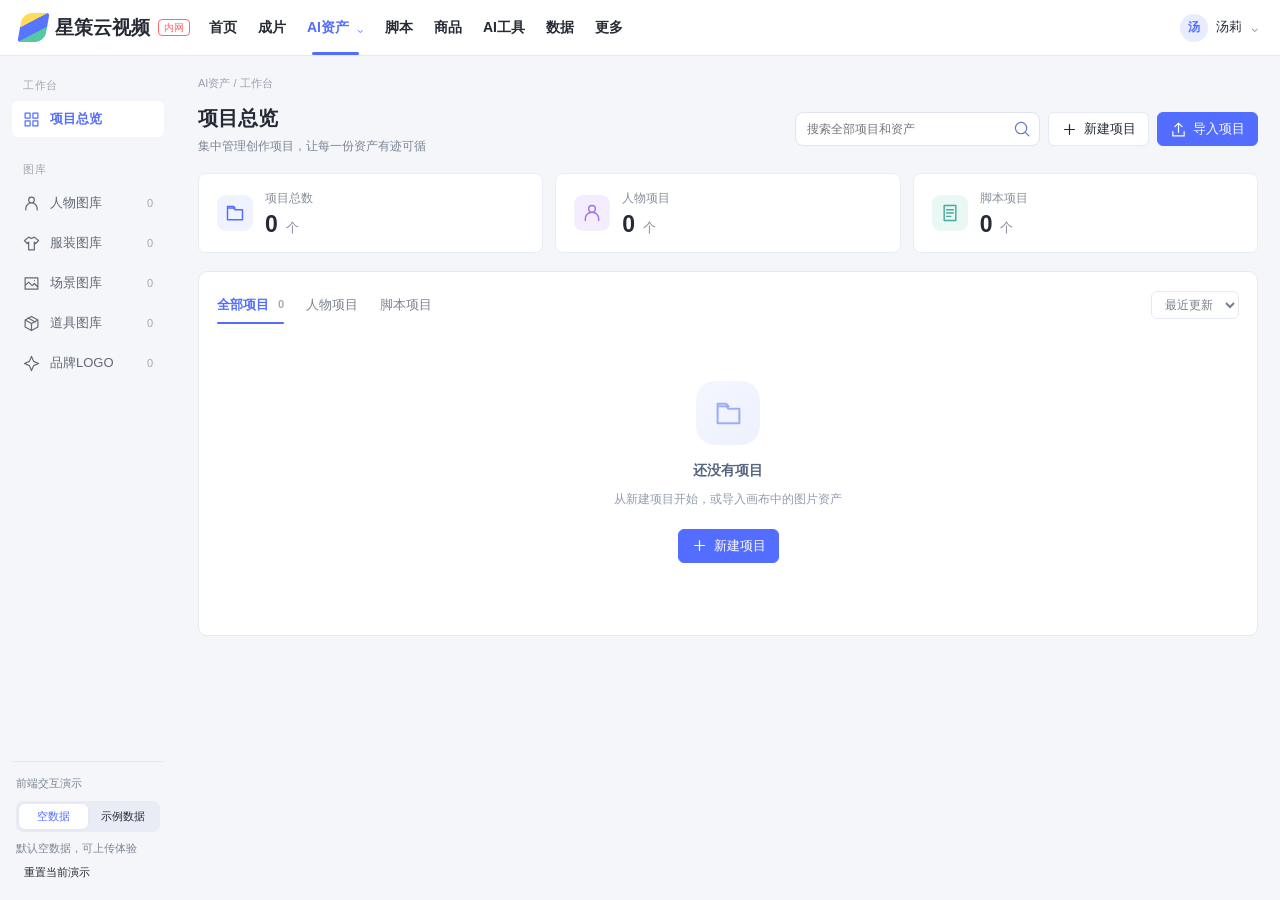
<file: index.html>
<!doctype html><html lang="zh-CN"><head><meta charset="UTF-8"><meta name="viewport" content="width=device-width,initial-scale=1"><title>星策 · AI资产</title><meta name="description" content="星策AI资产前端交互演示"><link rel="stylesheet" href="style.css"><link rel="stylesheet" href="density.css"></head><body><header id="header"></header><aside id="sidebar"></aside><main id="main"></main><div id="layers"></div><div id="toast" role="status"></div><script src="app.js"></script></body></html>
</file>
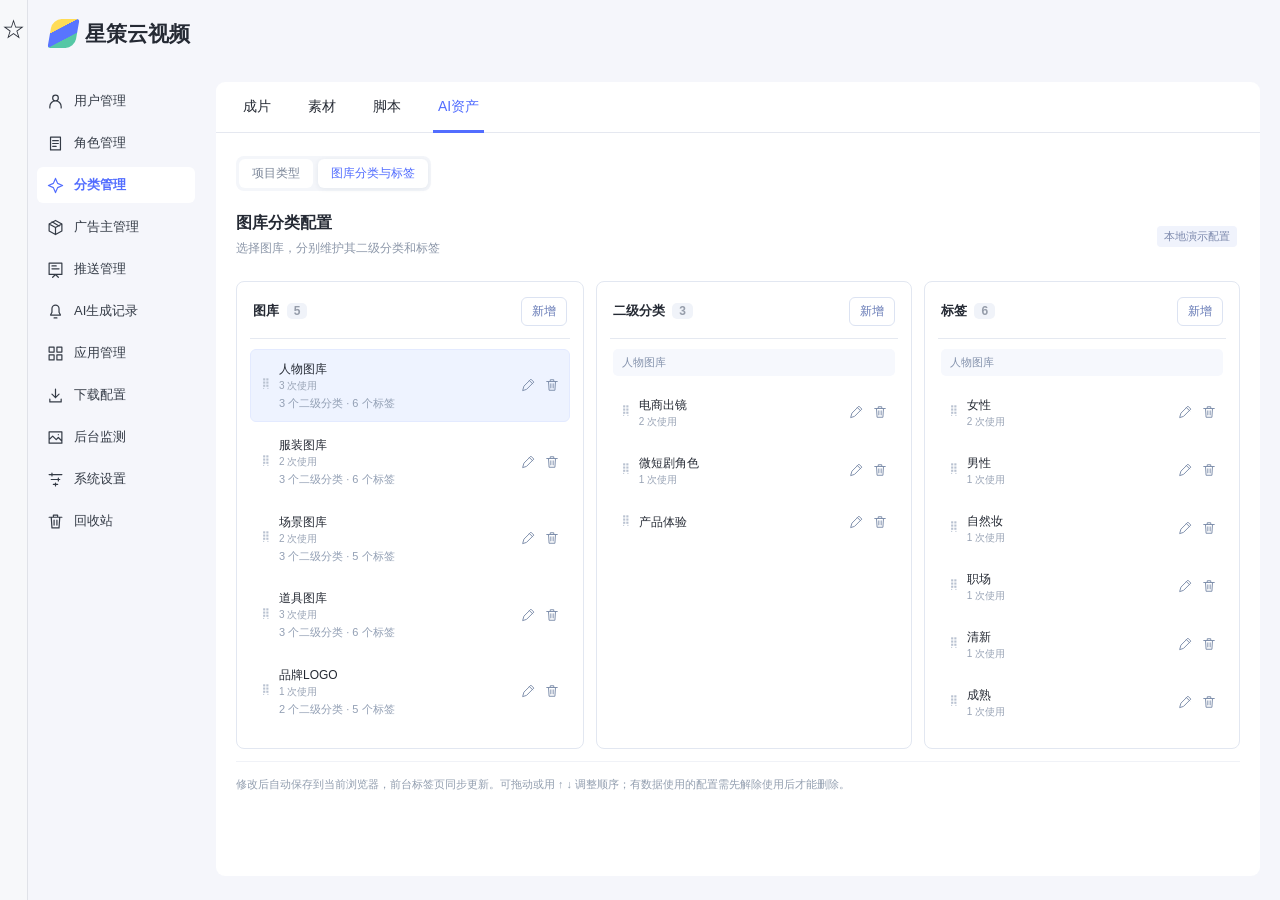
<file: admin.html>
<!doctype html><html lang="zh-CN"><head><meta charset="UTF-8"><meta name="viewport" content="width=device-width,initial-scale=1"><title>管理后台 · AI资产分类</title><link rel="stylesheet" href="style.css"><link rel="stylesheet" href="admin.css"><link rel="stylesheet" href="density.css"></head><body class="admin"><div class="admin-rail">☆</div><header id="header"></header><aside id="sidebar"></aside><main id="main"></main><div id="layers"></div><div id="admin-layers"></div><div id="toast" role="status"></div><script src="app.js"></script><script src="admin.js"></script></body></html>
</file>
<file: style.css>
:root{--blue:#526dff;--ink:#252a34;--muted:#8c929e;--line:#e9ebf2;--bg:#f5f6fa}*{box-sizing:border-box}body{margin:0;font:14px/1.6 -apple-system,BlinkMacSystemFont,"PingFang SC","Microsoft YaHei",sans-serif;color:var(--ink);background:var(--bg)}button,input,select,textarea{font:inherit}button,a,input,select,textarea{outline-color:var(--blue)}button{cursor:pointer;border:1px solid var(--line);background:white;border-radius:7px;padding:9px 16px;color:inherit;display:inline-flex;align-items:center;justify-content:center;gap:7px;white-space:nowrap}button:hover{border-color:#bdc8ff;color:var(--blue);background:#fafbff}button:disabled{opacity:.45;cursor:not-allowed}.primary{background:var(--blue);color:white;border-color:var(--blue)}.primary:hover{background:#405ce8;color:white}.danger{color:#d94b56}.ghost{border-color:transparent;background:transparent}.icon{width:19px;height:19px;flex-shrink:0;vertical-align:middle;fill:none;stroke:currentColor;stroke-width:1.7;stroke-linecap:round;stroke-linejoin:round}header{height:80px;background:white;border-bottom:1px solid var(--line);display:flex;align-items:center;gap:28px;padding:0 30px;position:fixed;top:0;left:0;right:0;z-index:20}.brand{font-size:23px;font-weight:750;display:flex;align-items:center;gap:10px;white-space:nowrap}.brandmark{width:33px;height:36px;background:linear-gradient(150deg,#ffdc57 0 32%,#5875ff 33% 65%,#55c7a5 66%);border-radius:12px 4px 12px 4px;transform:skew(-10deg)}.internal{font-size:11px;border:1px solid #ff686c;color:#ff686c;border-radius:4px;padding:0 5px;font-weight:400}nav{display:flex;height:100%;gap:25px;align-items:stretch}nav span{font-size:16px;font-weight:650;display:flex;align-items:center;position:relative;white-space:nowrap}nav .active{color:var(--blue)}nav .active:after{content:'';position:absolute;height:4px;background:var(--blue);border-radius:6px;bottom:12px;left:10%;right:10%}.global-search{margin-left:auto;display:flex;align-items:center;gap:8px;background:#f3f4f9;padding:9px 13px;border:1px solid transparent;border-radius:8px;min-width:240px}.global-search:focus-within{border-color:#b7c2ff}.global-search input{width:100%;min-width:0;border:0;background:transparent}.global-search kbd{font-size:11px;color:#9fa5b2}.avatar{width:33px;height:33px;border-radius:50%;background:#e7ecff;color:var(--blue);display:grid;place-items:center;font-weight:600}aside#sidebar{position:fixed;top:80px;bottom:0;width:220px;padding:32px 18px;display:flex;flex-direction:column}.side-label{color:#a0a5b1;font-size:12px;letter-spacing:1px;padding:0 18px;margin:0 0 10px}.side-label:not(:first-child){margin-top:27px}.side-item{width:100%;justify-content:flex-start;border:0;background:transparent;margin-bottom:7px;height:48px;padding-left:18px;color:#626975;gap:13px}.side-item.on{background:white;color:var(--blue);font-weight:600;box-shadow:0 2px 10px #22233303}.side-item small{margin-left:auto;font-weight:400;color:#a1a7b4}.side-footer{margin-top:auto;border-top:1px solid #e5e8f0;padding:19px 12px 0}.mode{display:flex;background:#e9ecf4;border-radius:7px;padding:3px;margin:9px 0}.mode button{padding:5px 10px;flex:1;font-size:12px;background:transparent;border:0}.mode .on{background:white;box-shadow:0 1px 4px #0000000a;color:var(--blue)}.note{font-size:12px;color:var(--muted)}main{margin:80px 0 0 220px;padding:32px 35px 60px;max-width:1900px}.breadcrumb{font-size:12px;color:#9aa0ad;margin-bottom:20px}.title-row{display:flex;justify-content:space-between;align-items:center;gap:16px;margin-bottom:24px}h1{font-size:25px;letter-spacing:.3px;margin:0 0 5px;font-weight:650}h2{font-size:18px;margin:0}h3{font-size:15px;margin:0}p{margin:5px 0;color:var(--muted)}.actions{display:flex;gap:10px;align-items:center}.stats{display:grid;grid-template-columns:repeat(3,1fr);gap:20px;margin-bottom:28px}.stat{background:white;border:1px solid var(--line);border-radius:11px;padding:22px 25px;display:flex;gap:18px;align-items:center}.stat-icon{width:47px;height:47px;display:grid;place-items:center;background:#eff2ff;border-radius:12px;color:var(--blue)}.stat-icon .icon{width:24px;height:24px}.stat:nth-child(2) .stat-icon{background:#f3edff;color:#a374e6}.stat:nth-child(3) .stat-icon{background:#e9f7f5;color:#48a99a}.stat strong{display:block;font-size:29px;font-weight:650;line-height:1.2;margin-top:6px}.stat span{color:#878e9a}.panel{background:white;border:1px solid var(--line);border-radius:12px;padding:24px}.toolbar{display:flex;align-items:center;justify-content:space-between;gap:16px;margin-bottom:24px}.tabs{display:flex;gap:27px;align-items:center;flex-wrap:wrap}.tabs button{border:0;background:transparent;padding:8px 0;border-radius:0;color:#7c838f;position:relative}.tabs button.on{color:var(--blue);font-weight:600}.tabs button.on:after{content:'';position:absolute;bottom:-4px;height:3px;background:var(--blue);left:0;right:0;border-radius:4px}.tabs small{font-size:12px;margin-left:3px;color:#a5aab5}.select-small{border:1px solid var(--line);background:white;color:#777f8d;border-radius:6px;padding:7px 12px}.projects{display:grid;grid-template-columns:repeat(3,minmax(0,1fr));gap:22px}.project{border:1px solid var(--line);border-radius:10px;overflow:hidden;transition:.2s;cursor:pointer}.project:hover{transform:translateY(-3px);box-shadow:0 9px 24px #293d7010;border-color:#ccd4fa}.cover{height:195px;background:#f0f1f6;display:grid;grid-template-columns:1.6fr 1fr;grid-template-rows:1fr 1fr;gap:3px;position:relative;overflow:hidden}.cover img{height:100%;width:100%;object-fit:cover;min-height:0}.cover img:first-child{grid-row:span 2}.cover .badge{position:absolute;left:12px;top:12px;background:#ffffffed;padding:2px 9px;border-radius:4px;font-size:11px;color:#5c6679}.cover.empty-cover{display:grid;place-items:center;color:#c4cada;background:#f1f4fc}.project-info{padding:16px 17px 14px}.project-head{display:flex;justify-content:space-between;align-items:center;margin-bottom:12px}.project-head span{color:#8e95a3;font-size:12px}.meta{font-size:12px;color:#969dab;display:flex;justify-content:space-between;margin-top:5px}.person{color:#697284;display:flex;gap:6px;align-items:center}.mini-avatar{width:20px;height:20px;background:#edf0fc;color:#7c8dd2;display:inline-grid;place-items:center;border-radius:50%;font-size:10px}.section-foot{text-align:center;color:#b4bac4;font-size:12px;margin-top:25px}.asset-grid{display:grid;grid-template-columns:repeat(4,minmax(0,1fr));gap:21px}.asset-card{border:1px solid var(--line);border-radius:9px;overflow:hidden;cursor:pointer;background:white;transition:.2s}.asset-card:hover{box-shadow:0 6px 20px #233a6712;transform:translateY(-2px)}.asset-image{height:255px;background:#f5f5f7;position:relative;overflow:hidden}.asset-image img{width:100%;height:100%;object-fit:contain;transition:.3s}.asset-card[data-kind="人物"] img{object-fit:cover}.asset-card[data-kind="场景"] .asset-image{height:180px}.asset-card:hover img{transform:scale(1.025)}.asset-name{padding:11px 13px 2px;font-weight:500}.asset-bottom{padding:0 13px 12px;font-size:12px;color:#99a0ae;display:flex;justify-content:space-between}.filters{background:#f8f9fc;border:1px solid var(--line);padding:18px;border-radius:8px;margin-bottom:22px}.chips{display:flex;gap:9px;flex-wrap:wrap;align-items:center}.chip{padding:4px 12px;font-size:13px;color:#7d8491}.chip.on{color:var(--blue);border-color:#c6d0ff;background:#eef2ff}.empty{text-align:center;padding:80px 20px 100px;color:#929ba9}.empty-symbol{width:88px;height:88px;display:grid;place-items:center;background:#f2f5ff;color:#9eaef5;border-radius:50%;margin:0 auto 22px}.empty-symbol .icon{height:39px;width:39px}.empty h3{color:#626c7e;font-size:17px;margin:0 0 8px}.empty p{margin-bottom:22px}.overlay{position:fixed;inset:0;background:#1c253d66;backdrop-filter:blur(3px);z-index:50;display:flex;align-items:center;justify-content:center;padding:28px}.overlay.front{z-index:60;background:#18213d55}.modal{background:white;border-radius:14px;box-shadow:0 24px 100px #0d183033;width:min(1120px,96vw);max-height:90vh;overflow:auto}.modal.small{width:540px}.modal.medium{width:820px}.modal-head{position:sticky;top:0;background:white;z-index:3;padding:22px 26px;border-bottom:1px solid var(--line);display:flex;align-items:center;justify-content:space-between}.modal-head .ghost{padding:4px}.modal-body{padding:25px 27px}.modal-foot{position:sticky;bottom:0;background:white;border-top:1px solid var(--line);padding:17px 26px;display:flex;justify-content:flex-end;gap:10px;z-index:3}.field{margin-bottom:18px}.field label{display:block;margin-bottom:7px;font-size:13px;color:#626b7c}input:not([type=checkbox]),select,textarea{border:1px solid #dfe3ec;border-radius:7px;padding:10px 12px;background:white;color:#3a4352}input:not([type=checkbox]):focus,textarea:focus,select:focus{border-color:var(--blue)}.field input,.field select,.field textarea{width:100%}textarea{resize:vertical;min-height:90px}.cols{display:grid;grid-template-columns:1fr 1fr;gap:18px}.tag{display:inline-block;font-size:12px;color:#7b88ac;background:#f0f3fc;border-radius:4px;padding:3px 9px;margin:3px}.project-details-meta{color:#939aaa;font-size:12px;display:flex;gap:25px;margin:10px 0 22px}.project-detail .asset-grid{grid-template-columns:repeat(4,minmax(0,1fr))}.project-detail .asset-image{height:180px}.script-info{background:#f8f9fd;border:1px solid var(--line);padding:16px 18px;border-radius:8px;margin-bottom:23px}.script-info input{width:100%;margin:5px 0 10px}.script-info textarea{width:100%;min-height:65px}.role-layout{display:grid;grid-template-columns:175px 1fr;gap:24px}.role-nav{border-right:1px solid var(--line);padding-right:15px}.role-nav button{width:100%;text-align:left;justify-content:flex-start;margin:4px 0;font-size:13px}.role-nav .on{color:var(--blue);background:#eff2ff;border-color:transparent}.role-nav .note{margin-bottom:7px}.role-description{color:#969dab;font-size:12px;margin:3px 0 15px}.role-layout .asset-grid{grid-template-columns:repeat(3,minmax(0,1fr))}.detail-layout{display:grid;grid-template-columns:1.25fr 1fr;min-height:570px}.detail-picture{background:#f4f5f8;display:flex;align-items:center;justify-content:center;position:relative;padding:25px}.detail-picture img{max-width:100%;height:510px;max-height:64vh;object-fit:contain}.detail-picture button{position:absolute;top:50%;border:0;background:#ffffffd9;border-radius:50%;width:34px;height:34px;padding:0}.detail-picture .prev{left:12px}.detail-picture .next{right:12px}.detail-fields{padding:25px 27px;overflow:auto;max-height:72vh}.detail-fields .field{margin-bottom:13px}.detail-fields .actions{flex-wrap:wrap;margin-top:20px}.ref-row{font-size:13px;display:flex;justify-content:space-between;align-items:center;padding:9px 0;border-bottom:1px solid var(--line)}.steps{display:flex;justify-content:center;gap:30px;margin-bottom:27px}.step{color:#a2a9b6;font-size:13px}.step b{display:inline-grid;place-items:center;border:1px solid #dde1e9;border-radius:50%;width:23px;height:23px;margin-right:7px;font-size:12px}.step.on{color:var(--blue)}.step.on b{background:var(--blue);color:white;border-color:var(--blue)}.source-grid{display:grid;grid-template-columns:repeat(3,1fr);gap:14px}.source-card{padding:25px 10px;display:flex;flex-direction:column;text-align:center;white-space:normal;gap:10px}.source-card .icon{width:30px;height:30px;color:var(--blue)}.source-card strong{font-size:15px}.source-card small{font-size:12px;color:#959dac}.source-card.on{border-color:var(--blue);background:#f6f8ff}.drop{border:1.5px dashed #cfd7ee;border-radius:10px;text-align:center;padding:32px;background:#fafbff;margin:16px 0}.drop .icon{width:35px;height:35px;color:#8fa2ec;margin-bottom:10px}.upload-list{display:grid;grid-template-columns:repeat(4,1fr);gap:12px;max-height:350px;overflow:auto}.upload-pick{position:relative;border:1px solid var(--line);border-radius:7px;padding:7px;cursor:pointer}.upload-pick img{width:100%;height:100px;object-fit:cover;background:#f3f4f8}.upload-pick input{position:absolute;top:14px;left:13px;accent-color:var(--blue);width:17px;height:17px}.upload-pick span{font-size:11px;display:block;overflow:hidden;text-overflow:ellipsis;white-space:nowrap}.review-row{display:grid;grid-template-columns:65px 1fr 1fr 1fr;gap:12px;align-items:start;border-bottom:1px solid var(--line);padding:15px 0}.review-row img{width:65px;height:80px;object-fit:cover;border-radius:5px}.review-row input,.review-row select{width:100%;padding:7px;font-size:12px;margin-bottom:6px}.review-row .chips{gap:3px}.review-row .chip{font-size:11px;padding:2px 6px}.review-row .note{font-size:11px}.progress{height:7px;background:#edf0fa;border-radius:10px;overflow:hidden;margin:25px auto;width:70%}.progress div{height:100%;background:var(--blue);transition:width .4s}.success{color:#48aa8d;background:#edf9f4}.count{font-size:13px;color:#969daa}.toolbar input{padding:8px 12px;width:220px}.search-heading{margin-bottom:25px}.muted{color:var(--muted)}#toast{position:fixed;bottom:32px;left:50%;transform:translateX(-50%) translateY(15px);background:#2d3548;color:white;padding:11px 22px;border-radius:8px;z-index:100;opacity:0;pointer-events:none;transition:.2s;font-size:14px}#toast.show{opacity:1;transform:translateX(-50%) translateY(0)}.confirm-message{font-size:15px;line-height:1.9;padding:12px 0}.user-info{display:flex;align-items:center;gap:8px;white-space:nowrap}.folder-strip{display:flex;gap:8px;flex-wrap:wrap;margin:15px 0}.folder-strip .chip{font-size:12px}.tip{border:1px solid #e4e9fa;background:#f7f9ff;color:#8a96b3;border-radius:6px;padding:9px 12px;font-size:12px;margin-bottom:17px}.upload-summary{background:#fafbfe;border-radius:7px;padding:14px;margin:14px 0}.gallery-title{display:flex;align-items:center;gap:12px}.gallery-title .stat-icon{width:42px;height:42px}.section-heading{margin:0 0 16px}.inline-label{font-size:12px;color:#a1a8b4}.project-tools{display:flex;gap:8px;margin-left:auto}.project-tools button{font-size:12px;padding:6px 10px}@media(min-width:1650px){.projects{grid-template-columns:repeat(4,minmax(0,1fr))}.asset-grid{grid-template-columns:repeat(5,minmax(0,1fr))}}@media(max-width:1200px){header{gap:18px;padding:0 18px}nav{gap:16px}nav span{font-size:14px}.brand{font-size:19px}.global-search{min-width:190px;max-width:240px}.header-extra{display:none}.projects{grid-template-columns:repeat(2,minmax(0,1fr))}.asset-grid{grid-template-columns:repeat(3,minmax(0,1fr))}aside#sidebar{width:190px}main{margin-left:190px;padding:25px}.cover{height:200px}}@media(max-width:850px){nav span:not(.active){display:none}.user-info{display:none}header{gap:14px}.global-search{min-width:100px}.global-search kbd{display:none}aside#sidebar{width:155px;padding:23px 9px}.side-item{padding-left:12px;gap:8px}.side-label{padding-left:12px}main{margin-left:155px;padding:20px}.stats{gap:10px}.stat{padding:15px;gap:10px}.stat-icon{display:none}.asset-grid{grid-template-columns:repeat(2,minmax(0,1fr))}.title-row{align-items:flex-start}.title-row p{font-size:12px}.detail-layout{grid-template-columns:1fr 1fr}.project-detail .asset-grid{grid-template-columns:repeat(2,minmax(0,1fr))}.role-layout{grid-template-columns:140px 1fr}.role-layout .asset-grid{grid-template-columns:repeat(2,minmax(0,1fr))}}@media(max-width:600px){.brand{font-size:16px}.internal,nav{display:none}aside#sidebar{width:64px;padding:20px 5px}.side-item{justify-content:center;padding:0}.side-item span,.side-item small,.side-label,.side-footer{display:none}main{margin-left:64px;padding:16px}.projects{grid-template-columns:1fr}.stat strong{font-size:24px}.stat span{font-size:11px}.stat{padding:12px}.title-row{flex-wrap:wrap}.panel{padding:16px}.tabs{gap:15px}.toolbar{flex-wrap:wrap}.asset-image{height:180px}.detail-layout{grid-template-columns:1fr}.detail-picture img{height:250px}.detail-fields{max-height:none}.cols{grid-template-columns:1fr}.source-grid{grid-template-columns:1fr}.source-card{padding:12px}.overlay{padding:10px}.review-row{grid-template-columns:45px 1fr 1fr}.review-row>:last-child{grid-column:2/4}.review-row img{width:45px;height:60px}.role-layout{grid-template-columns:1fr}.role-nav{display:flex;flex-wrap:wrap;border-right:0}.role-nav button{width:auto}.project-details-meta{flex-wrap:wrap;gap:8px}.upload-list{grid-template-columns:repeat(2,1fr)}}
/* Keep the Xingce navigation and persistent asset search visible on laptops. */
@media(min-width:1201px) and (max-width:1550px){header{gap:18px;padding:0 23px}nav{gap:20px}nav span{font-size:15px}.brand{font-size:21px}.global-search{min-width:205px;max-width:260px}.header-extra{display:none}}

/* Asset-wide search belongs to each AI-assets page, below the global navigation. */
header nav{margin-right:auto}
.page-actions{justify-content:flex-end;flex-wrap:wrap}
main .asset-search{margin:0;width:280px;min-width:220px;max-width:320px;background:white;border-color:#e0e4ee;height:42px}
main .asset-search input{border:0;background:transparent;padding:0;width:100%;min-width:0}
@media(max-width:1100px){.title-row{flex-wrap:wrap}.page-actions{margin-left:auto}}
@media(max-width:600px){.page-actions{width:100%;justify-content:flex-start}main .asset-search{width:100%;max-width:none}}
.user-menu{position:relative}.user-menu .user-info{padding:0}.menu-chevron{font-size:17px;color:#77808e}.user-dropdown{position:absolute;right:0;top:46px;min-width:155px;background:white;padding:7px;border:1px solid var(--line);border-radius:9px;box-shadow:0 8px 30px #18244318;z-index:40}.user-dropdown a{display:flex;align-items:center;gap:10px;padding:10px 14px;text-decoration:none;color:#535e72;border-radius:6px}.user-dropdown a:hover{background:#f0f3ff;color:var(--blue)}
.user-menu .user-info{display:flex}
/* Shared interaction and visual refinement. */
:root{--muted:#7b8595;--line:#e5e9f1}
body{line-height:1.65;-webkit-font-smoothing:antialiased}button{transition:background .16s,border-color .16s,box-shadow .16s}button:focus-visible,a:focus-visible,article:focus-visible{outline:3px solid #526dff55;outline-offset:3px}button:active:not(:disabled){transform:translateY(1px)}.dialog-open{overflow:hidden}.overlay[aria-hidden="true"]{visibility:hidden}.overlay{background:#18233b55;backdrop-filter:blur(4px)}.modal{border:1px solid #ffffff70;border-radius:16px}.modal-head{padding:20px 26px}.modal-head h2{font-size:18px;font-weight:650}.modal-head>.ghost{height:32px;width:32px;border-radius:50%;color:#8b95a6}.modal-head>.ghost:hover{background:#f0f3f9;color:#475d9a}.modal-foot{background:#fcfdff;padding:16px 26px}.modal-foot button{min-width:88px}.modal-body{padding:25px 28px}.field label{font-weight:500;color:#566176}.field input,.field textarea,.field select{transition:border-color .15s,box-shadow .15s}.field input:focus,.field textarea:focus,.field select:focus{box-shadow:0 0 0 3px #526dff10;outline:0}.field textarea{line-height:1.8}.tip{line-height:1.8;padding:12px 15px}.note{line-height:1.8}.title-row h1{font-size:25px;letter-spacing:0}.title-row p{font-size:13px;margin-top:5px}.page-actions button{height:42px}.page-actions{gap:10px}.panel{border-radius:13px;box-shadow:0 2px 8px #23375902}.stats{gap:18px}.stat{border-color:#e9edf5;padding:21px 24px}.stat strong{font-variant-numeric:tabular-nums}.toolbar{min-height:39px}.tabs{gap:25px}.tabs button{font-size:14px}.tabs button:hover{color:var(--blue)}.projects{gap:22px}.project{border-radius:11px}.project-head h3{font-weight:600;line-height:1.65}.project-info{padding:17px 18px 16px}.meta{line-height:1.9;font-variant-numeric:tabular-nums;color:#8b95a5}.meta:first-of-type{margin-bottom:7px}.cover{height:200px}.asset-grid{align-items:start}.asset-card{border-radius:10px}.asset-name{line-height:1.6;min-height:36px;padding:12px 14px 3px;overflow-wrap:anywhere}.asset-bottom{padding:0 14px 13px}.asset-bottom button{min-height:24px}.asset-card:hover .asset-bottom button{color:var(--blue)}.asset-image{background:#f3f5f8}.result-summary{display:flex;align-items:center;justify-content:space-between;gap:12px;margin-bottom:18px;flex-wrap:wrap}.active-filters{display:flex;align-items:center;gap:7px;flex-wrap:wrap}.active-filters .chip{font-size:12px;padding:2px 9px}.active-filters .ghost{padding:3px 7px;font-size:12px}.filters{padding:17px 20px;background:#f8faff}.global-search>.icon{display:none}main .asset-search{padding:0 6px 0 13px;width:285px;background:#fff}.asset-search .search-clear,.asset-search .search-submit{height:30px;width:30px;min-width:30px;padding:0;border:0;border-radius:5px;background:transparent;color:#8d98a9}.asset-search .search-submit{color:#6277bc}.asset-search .search-submit:hover,.asset-search .search-clear:hover{background:#eef2ff;color:var(--blue)}.asset-search:focus-within{box-shadow:0 0 0 3px #526dff0d}.empty{padding:65px 20px 80px}.empty-symbol{border-radius:24px;background:linear-gradient(145deg,#f4f7ff,#edf1fc);margin-bottom:20px}.empty h3{font-size:16px;font-weight:600;color:#57657e}.empty p{font-size:13px;color:#929cad}.empty .primary{margin-top:5px}.project-tools .danger{border-color:transparent}.role-nav button{border-radius:7px;padding:10px 12px}.role-nav .on{box-shadow:inset 3px 0 0 var(--blue)}.role-nav>.note{padding-left:12px}.script-info{padding:18px 20px}.script-info>a{color:var(--blue);overflow-wrap:anywhere}.detail-fields h2{font-size:19px;line-height:1.65}.detail-fields .actions button{font-size:13px;padding:8px 11px}.detail-picture{background:#f3f5f9}.detail-picture button{box-shadow:0 2px 9px #27334f12}.review-row{padding:18px 0;gap:14px}.review-row .note{color:#7b879c}.review-row select{background:#fbfcff}.upload-pick:has(input:checked){border-color:#9eafff;background:#f5f7ff}.upload-pick:focus-within{outline:2px solid #526dff55;outline-offset:2px}.steps{padding:2px 0 5px}.step b{width:25px;height:25px}.source-card{padding:25px 14px;border-radius:10px}.source-card.on{box-shadow:0 0 0 2px #526dff10}.drop{padding:28px;background:#fafcff}.drop p{font-size:13px}#toast{box-shadow:0 5px 25px #1c294d22;max-width:min(650px,90vw);line-height:1.6}.section-foot{margin-top:27px;padding-top:18px;border-top:1px solid #f0f2f7}
@media(max-width:850px){.page-actions{justify-content:flex-start;width:100%}.page-actions .asset-search{flex:1;min-width:200px;max-width:none}.stat{padding:16px}.stats{gap:10px}.modal-body{padding:20px}.detail-fields{padding:20px}}
@media(prefers-reduced-motion:reduce){*,*:before,*:after{transition:none!important;animation:none!important}.asset-card:hover,.project:hover{transform:none}}
.materials-menu{position:relative;display:flex;align-items:stretch}.nav-materials{background:transparent;border:0;border-radius:0;padding:0;font-size:16px;font-weight:650;color:var(--blue);position:relative;gap:7px}.nav-materials small{font-size:15px;font-weight:400}.nav-materials.active:after{content:'';position:absolute;height:4px;background:var(--blue);border-radius:6px;bottom:12px;left:8%;right:8%}.nav-materials:hover{background:transparent}.materials-dropdown{position:absolute;top:calc(100% - 6px);left:-16px;min-width:175px;background:white;border:1px solid var(--line);border-radius:9px;padding:6px;box-shadow:0 8px 30px #18244318;z-index:40}.materials-dropdown button{width:100%;border:0;justify-content:flex-start;padding:10px 12px;font-size:14px;border-radius:6px;gap:10px}.materials-dropdown button span{font-weight:400;font-size:14px}.materials-dropdown button.selected{color:var(--blue);background:#f1f4ff}.materials-dropdown button>.icon:last-child{margin-left:auto;width:15px}.materials-dropdown button:hover{background:#f4f6fc}.materials-dropdown[hidden]{display:none}@media(max-width:1200px){.nav-materials{font-size:14px}}@media(max-width:850px){header nav{display:flex}.nav-materials{font-size:14px}}
</file>
<file: density.css>
/* Compact desktop workspace, shared by the asset library and its admin. */
body{font-size:13px;line-height:1.55}button,input,select,textarea{font-size:13px}button{padding:6px 12px;border-radius:6px;gap:6px}.icon{width:17px;height:17px}header{height:56px;padding:0 20px;gap:22px}.brand{font-size:19px;gap:8px}.brandmark{width:27px;height:29px;border-radius:9px 3px 9px 3px}.internal{font-size:10px}header nav{gap:24px}header nav>span,.nav-materials{font-size:14px}.nav-materials.active:after,nav .active:after{height:3px;bottom:0}.avatar{width:28px;height:28px;font-size:12px}.user-info{font-size:13px}.user-dropdown{top:37px}.materials-dropdown{top:calc(100% + 1px)}aside#sidebar{top:56px;width:176px;padding:21px 12px 14px}.side-label{font-size:11px;padding:0 11px;margin-bottom:7px;letter-spacing:.5px}.side-label:not(:first-child){margin-top:20px}.side-item{height:36px;padding:0 11px;gap:10px;margin-bottom:4px;border-radius:6px;font-size:13px}.side-item small{font-size:11px}.side-footer{padding:12px 4px 0}.side-footer .note{font-size:11px}.mode{margin:7px 0}.mode button{font-size:11px;padding:4px 6px}.side-footer>.ghost{font-size:11px;padding:4px 7px}main{margin:56px 0 0 176px;padding:19px 22px 35px;max-width:none}.breadcrumb{font-size:11px;margin-bottom:11px}.title-row{margin-bottom:17px;gap:12px;align-items:center}.title-row h1,h1{font-size:20px;font-weight:650;margin:0 0 3px}.title-row p{font-size:12px;margin:2px 0 0}.page-actions{gap:8px;width:auto}.page-actions button{height:34px;padding:6px 12px}.page-actions .asset-search,main .asset-search{height:34px;width:245px;min-width:190px;max-width:270px;padding:0 4px 0 11px}.asset-search input{font-size:12px}.asset-search .search-submit,.asset-search .search-clear{height:26px;width:26px;min-width:26px}.stats{gap:12px;margin-bottom:18px}.stat{padding:14px 18px;border-radius:8px;gap:12px;min-height:78px}.stat-icon{width:36px;height:36px;border-radius:9px}.stat-icon .icon{width:20px;height:20px}.stat span{font-size:12px}.stat strong{font-size:23px;margin-top:3px}.panel{padding:17px 18px;border-radius:9px}.toolbar{margin-bottom:16px;min-height:31px;gap:12px}.tabs{gap:22px}.tabs button{font-size:13px;padding:5px 0}.tabs small{font-size:11px}.tabs button.on:after{height:2px;bottom:-4px}.select-small{font-size:12px;padding:5px 9px}.projects{grid-template-columns:repeat(4,minmax(0,1fr));gap:16px}.cover{height:147px}.cover .badge{font-size:10px;left:9px;top:9px;padding:2px 7px}.project-info{padding:12px 13px}.project-head{margin-bottom:8px}.project-head h3{font-size:13px;line-height:1.6}.meta{font-size:11px;margin-top:2px;line-height:1.7}.meta:first-of-type{margin-bottom:4px}.mini-avatar{width:17px;height:17px;font-size:9px}.project{border-radius:8px}.asset-grid{grid-template-columns:repeat(6,minmax(0,1fr));gap:14px}.asset-image{height:auto;aspect-ratio:2/3}.asset-card[data-kind="场景"] .asset-image{height:auto;aspect-ratio:4/3}.asset-card[data-kind="道具"] .asset-image,.asset-card[data-kind="品牌LOGO"] .asset-image{aspect-ratio:1/1}.asset-card{border-radius:8px}.asset-name{font-size:12px;padding:9px 10px 2px;min-height:0;line-height:1.5}.asset-bottom{font-size:11px;padding:2px 10px 9px}.asset-bottom button{font-size:11px!important;min-height:20px}.filters{padding:12px 14px;margin-bottom:15px;border-radius:7px}.filters .toolbar{margin-bottom:9px!important}.chip{font-size:12px;padding:3px 10px}.filters .note{font-size:11px;margin-top:9px!important}.result-summary{margin-bottom:13px;gap:9px}.count{font-size:12px}.section-foot{margin-top:18px;padding-top:13px;font-size:11px}.empty{padding:45px 15px 55px}.empty-symbol{width:64px;height:64px;border-radius:19px;margin-bottom:15px}.empty-symbol .icon{width:29px;height:29px}.empty h3{font-size:14px}.empty p{font-size:12px;margin-bottom:15px}.modal{width:min(1120px,96vw);max-height:92vh;border-radius:11px}.modal-head{padding:14px 20px}.modal-head h2{font-size:16px}.modal-head>.ghost{width:28px;height:28px}.modal-body{padding:19px 21px}.modal-foot{padding:12px 20px}.modal-foot button{min-width:76px}.field{margin-bottom:14px}.field label{font-size:12px;margin-bottom:5px}.field input,.field select,.field textarea{padding:7px 10px;font-size:13px;border-radius:6px}textarea{min-height:74px}.cols{gap:14px}.tip{padding:9px 12px;font-size:11px;margin-bottom:13px}.note{font-size:11px}.project-details-meta{font-size:11px;gap:18px;margin:8px 0 16px}.project-tools button{font-size:11px;padding:5px 8px}.project-detail .asset-grid{grid-template-columns:repeat(5,minmax(0,1fr));gap:12px}.project-detail .asset-image{height:150px;aspect-ratio:auto}.role-layout{grid-template-columns:145px 1fr;gap:18px}.role-layout .asset-grid{grid-template-columns:repeat(4,minmax(0,1fr))}.role-nav button{padding:7px 9px;font-size:12px}.role-description{font-size:11px;margin-bottom:10px}.script-info{padding:13px 15px;margin-bottom:17px}.script-info h3{font-size:13px}.folder-strip{margin:11px 0;gap:6px}.folder-strip .chip{font-size:11px}.detail-layout{grid-template-columns:1fr 350px;min-height:450px}.detail-picture{padding:20px}.detail-picture img{height:440px;max-height:65vh}.detail-fields{padding:20px;max-height:76vh}.detail-fields h2{font-size:17px;margin-bottom:15px!important}.detail-fields .field{margin-bottom:11px}.detail-fields .actions{gap:7px;margin-top:15px}.detail-fields .actions button{font-size:12px;padding:6px 9px}.detail-fields h3{font-size:13px}.ref-row{font-size:12px;padding:7px 0}.tag{font-size:11px;padding:2px 7px}.steps{gap:24px;margin-bottom:20px}.step{font-size:12px}.step b{width:22px;height:22px;font-size:11px}.source-grid{gap:11px}.source-card{padding:20px 12px}.source-card strong{font-size:13px}.source-card small{font-size:11px}.drop{padding:22px}.drop h3{font-size:14px}.drop p{font-size:12px}.review-row{grid-template-columns:55px 1fr 1fr 1fr;gap:11px;padding:13px 0}.review-row img{width:55px;height:70px}.upload-pick img{height:90px}.search-heading{margin-bottom:18px}
/* Admin uses the same compact type and controls without a top navigation. */
.admin-rail{width:28px;font-size:23px;padding-top:12px}.admin header{left:28px;height:68px;padding:0 22px}.admin header .brand{font-size:21px}.admin aside#sidebar{left:28px;top:83px;width:176px;padding:0 9px}.admin aside#sidebar .side-item{height:36px;font-size:13px;margin-bottom:6px;padding:0 10px}.admin main{margin:0 0 0 204px;padding:82px 20px 24px 12px}.admin-shell{min-height:calc(100vh - 106px);border-radius:9px}.admin-top-tabs{height:51px;padding:0 22px;gap:27px}.admin-top-tabs button{font-size:14px}.admin-content{max-width:none;margin:23px auto;padding:0 26px 25px}.admin-subtabs{margin-bottom:20px;gap:5px;padding:3px}.admin-subtabs button{padding:5px 13px;font-size:12px}.admin-intro{margin-bottom:18px}.admin-intro h2{font-size:16px}.admin-intro p{font-size:12px;margin-top:4px}.config-columns{grid-template-columns:1.1fr 1fr 1fr;gap:16px}.config-columns.types{grid-template-columns:1fr 1.2fr}.config-columns>.config-panel:first-child{grid-column:auto;min-height:360px}.config-columns>.config-panel:first-child .config-list{display:block}.config-columns>.config-panel:first-child .config-row{min-width:0}.config-panel{padding:15px 13px;min-height:360px;border-radius:8px}.config-panel-head{padding:0 3px 12px;margin-bottom:10px}.config-panel-head h3{font-size:13px}.config-panel-head>button{font-size:12px;padding:4px 10px}.config-context{font-size:11px;padding:5px 9px;margin-bottom:9px}.config-row{padding:7px 5px;min-height:43px;gap:4px;margin-bottom:3px}.config-row-name{font-size:12px;line-height:1.5}.config-row small{font-size:11px;margin-top:2px}.config-controls button{height:24px;min-width:23px;padding:3px}.config-controls .icon{width:14px;height:14px}.config-controls .order-button{width:17px;min-width:17px;font-size:12px}.order-spacer{width:17px}.usage-count{font-size:10px}.config-list{max-height:calc(100vh - 360px);min-height:180px}.template-preview{padding:17px;margin-top:14px}.template-preview h3{font-size:14px}.template-preview p{font-size:12px}.admin-status{font-size:11px;padding-top:12px;margin-top:12px}
@media(min-width:1650px){.asset-grid{grid-template-columns:repeat(7,minmax(0,1fr))}.projects{grid-template-columns:repeat(5,minmax(0,1fr))}}
@media(max-width:1350px){.asset-grid{grid-template-columns:repeat(5,minmax(0,1fr))}.projects{grid-template-columns:repeat(3,minmax(0,1fr))}header{gap:19px}header nav{gap:21px}.config-columns{gap:12px}.admin-content{padding:0 20px 22px}}
@media(max-width:1100px){header{gap:15px}header nav{gap:16px}.brand{font-size:17px}.user-info{font-size:12px}.asset-grid{grid-template-columns:repeat(4,minmax(0,1fr))}.title-row{flex-wrap:wrap}.page-actions{margin-left:0}.admin .config-columns{grid-template-columns:1fr 1fr}.admin .config-columns>.config-panel:first-child{grid-column:1/-1;min-height:0}.admin .config-columns>.config-panel:first-child .config-list{display:flex;flex-wrap:wrap;min-height:0;gap:7px;max-height:180px}.admin .config-columns>.config-panel:first-child .config-row{min-width:220px;flex:1}.admin .config-columns.types>.config-panel:first-child{grid-column:auto;min-height:300px}.admin .config-columns.types>.config-panel:first-child .config-list{display:block;max-height:400px}.admin .config-columns.types>.config-panel:first-child .config-row{min-width:0}.role-layout .asset-grid{grid-template-columns:repeat(3,minmax(0,1fr))}.project-detail .asset-grid{grid-template-columns:repeat(4,minmax(0,1fr))}}
@media(max-width:850px){aside#sidebar{width:152px;padding:17px 9px}main{margin-left:152px;padding:17px}.brand{font-size:16px}.page-actions{width:100%}.page-actions .asset-search{max-width:none;flex:1}.asset-grid{grid-template-columns:repeat(3,minmax(0,1fr))}.projects{grid-template-columns:repeat(2,minmax(0,1fr))}.stat{padding:11px 13px;min-height:67px}.stat strong{font-size:22px}.cover{height:138px}.detail-layout{grid-template-columns:1fr 310px}.role-layout{grid-template-columns:125px 1fr}.role-layout .asset-grid{grid-template-columns:repeat(2,minmax(0,1fr))}.project-detail .asset-grid{grid-template-columns:repeat(3,minmax(0,1fr))}}
@media(max-width:600px){header{padding:0 12px;gap:12px}.brand{font-size:15px}aside#sidebar{width:56px;padding:15px 5px}main{margin-left:56px;padding:14px}.side-item{justify-content:center;padding:0}.projects{grid-template-columns:1fr 1fr;gap:10px}.cover{height:105px}.project-info{padding:10px}.project-head h3{font-size:12px}.meta{font-size:10px}.panel{padding:13px}.asset-grid{grid-template-columns:repeat(2,minmax(0,1fr));gap:11px}.stats{gap:7px}.stat{padding:10px;min-height:65px}.stat span{font-size:10px}.stat strong{font-size:21px}.title-row h1{font-size:19px}.detail-layout{grid-template-columns:1fr}.detail-picture img{height:260px}.detail-fields{max-height:none}.role-layout{grid-template-columns:1fr}.project-detail .asset-grid{grid-template-columns:repeat(2,minmax(0,1fr))}.admin aside#sidebar{left:28px;width:56px}.admin aside#sidebar .side-item{padding:0;justify-content:center}.admin main{margin-left:84px;padding:77px 12px 20px 7px}.admin header{padding:0 15px}.admin header .brand{font-size:18px}.admin .config-columns,.admin .config-columns.types{grid-template-columns:1fr}.admin .config-columns.types>.config-panel:first-child{grid-column:1/-1;min-height:0}.admin-content{padding:0 13px 20px}.admin-top-tabs{padding:0 14px;gap:20px}.config-list{max-height:330px}.admin .config-columns>.config-panel:first-child .config-row{min-width:150px}.review-row{grid-template-columns:45px 1fr 1fr}.review-row img{width:45px;height:60px}.config-controls .order-button{visibility:visible}}
@media(min-width:1101px) and (max-width:1350px){.projects{grid-template-columns:repeat(4,minmax(0,1fr))}}
@media(min-width:851px) and (max-width:1100px){.projects{grid-template-columns:repeat(3,minmax(0,1fr))}}
</file>
<file: admin.css>
body.admin{background:#f5f6fb}.admin-rail{position:fixed;inset:0 auto 0 0;width:36px;border-right:1px solid #e0e2e8;background:#f7f8fa;text-align:center;font-size:27px;padding-top:19px;z-index:30}.admin header{left:36px;background:#f5f6fb;border:0;height:93px;padding:0 28px}.admin .brand{font-size:24px}.admin .user-menu{margin-left:auto}.admin aside#sidebar{left:36px;top:104px;width:213px;padding:0 10px}.admin .side-item{font-size:15px;height:48px;margin-bottom:7px;color:#343b46}.admin .side-item.on{color:var(--blue)}.admin main{margin:0 0 0 249px;padding:103px 27px 35px 17px;max-width:none}.admin-shell{min-height:calc(100vh - 137px);background:white;border-radius:12px;overflow:hidden}.admin-top-tabs{display:flex;gap:33px;padding:0 27px;border-bottom:1px solid #e5e8f0;height:78px;align-items:stretch}.admin-top-tabs button{background:transparent;border:0;border-radius:0;padding:0 5px;font-size:16px;position:relative}.admin-top-tabs button.on{color:var(--blue)}.admin-top-tabs button.on:after{content:'';position:absolute;bottom:-1px;height:3px;background:var(--blue);left:-18px;right:-18px}.admin-content{max-width:1190px;margin:35px auto;padding:0 35px 40px}.admin-subtabs{display:flex;gap:28px;margin-bottom:24px}.admin-subtabs button{border:0;padding:9px 0;border-radius:0;position:relative}.admin-subtabs button.on{color:var(--blue)}.admin-subtabs button.on:after{content:'';position:absolute;bottom:0;left:0;right:0;height:3px;background:var(--blue)}.admin-intro{margin-bottom:23px;display:flex;justify-content:space-between;align-items:center}.admin-intro h2{font-size:18px}.admin-intro p{font-size:13px}.config-columns{display:grid;grid-template-columns:1.1fr 1fr 1fr;gap:18px}.config-columns.types{grid-template-columns:1fr 1fr}.config-panel{border:1px solid #e0e4ee;border-radius:10px;padding:20px;min-width:0;min-height:470px}.config-panel-head{display:flex;justify-content:space-between;align-items:center;border-bottom:1px solid var(--line);padding-bottom:17px;margin-bottom:15px;gap:8px}.config-panel-head h3{font-size:16px}.config-panel-head button{padding:5px 13px;font-size:13px}.config-list{max-height:510px;overflow:auto}.config-row{display:flex;align-items:center;gap:8px;padding:10px 9px;border-radius:6px;min-height:48px;cursor:pointer;margin-bottom:4px}.config-row.selected{background:#eef3ff}.config-row:hover{background:#f5f7ff}.config-row .grip{color:#9aa4b8;cursor:grab;letter-spacing:-2px;user-select:none;padding:0 5px}.config-row-name{flex:1;word-break:break-all;font-size:14px}.config-row small{display:block;font-size:11px;color:#9aa3b3}.config-controls{display:flex;gap:0;opacity:.7}.config-row:hover .config-controls,.config-row.selected .config-controls{opacity:1}.config-controls button{border:0;background:transparent;color:var(--blue);padding:3px;min-width:23px}.config-controls .icon{width:15px;height:15px}.order-button{font-size:13px}.config-empty{padding:45px 5px;color:#a3aab6;text-align:center;font-size:13px}.template-preview{background:#f7f9fd;border-radius:8px;padding:20px;margin-top:20px}.template-preview h3{margin-bottom:10px}.template-preview p{font-size:13px;line-height:1.9}.admin-status{font-size:12px;color:#929bab;margin-top:18px}.admin .overlay{z-index:100}.admin-info-placeholder{text-align:center;padding:100px 20px;color:#8a93a3}.admin-info-placeholder h2{margin-bottom:12px}.admin .user-info{font-size:15px}.admin .user-dropdown{top:43px}@media(max-width:1150px){.config-columns{grid-template-columns:1fr 1fr}.config-columns .config-panel:first-child{grid-column:1/-1;min-height:0}.config-columns .config-panel:first-child .config-list{display:flex;flex-wrap:wrap;gap:8px}.config-columns .config-panel:first-child .config-row{min-width:220px;flex:1}.config-columns.types .config-panel:first-child{grid-column:auto}.admin-content{padding:0 25px 30px}.config-panel{min-height:300px}}@media(max-width:760px){.admin aside#sidebar{width:65px;left:36px}.admin .side-item span{display:none}.admin main{margin-left:101px;padding-right:12px;padding-left:8px}.config-columns,.config-columns.types{grid-template-columns:1fr}.admin-content{padding:0 15px 20px}.admin-top-tabs{gap:15px;padding:0 15px}.admin-top-tabs button{font-size:14px}.admin header .brand{font-size:19px}.admin .user-info{display:flex}.admin-subtabs{gap:20px}.admin-intro{align-items:flex-start;gap:10px}}

.admin-home{color:var(--ink);text-decoration:none}.admin-home:hover{color:var(--blue)}
/* Configuration workspace: clear selection, context, and secondary actions. */
.admin-content{max-width:1320px;margin-top:29px}.admin-intro{margin-bottom:24px}.admin-intro p{margin-top:6px;color:#8c97a9}.admin-subtabs{gap:9px;padding:4px;background:#f4f6fa;border-radius:8px;width:max-content;margin-bottom:26px}.admin-subtabs button{padding:7px 17px;font-size:13px;border-radius:6px;color:#7c8799}.admin-subtabs button.on{background:white;box-shadow:0 1px 5px #1f325013;color:var(--blue)}.admin-subtabs button.on:after{display:none}.config-columns{grid-template-columns:minmax(260px,1.12fr) repeat(2,minmax(230px,1fr));gap:20px}.config-columns.types{grid-template-columns:minmax(280px,1fr) 1.25fr}.config-panel{padding:19px 17px;border-color:#e2e7f1;border-radius:11px;min-height:450px}.config-panel-head{padding:0 3px 16px;margin-bottom:12px}.config-panel-head h3{font-size:15px}.config-panel-head .count{font-size:12px;background:#f0f3f9;padding:1px 7px;border-radius:5px;margin-left:4px}.config-panel-head>button{font-size:12px;border-color:#dce3f2;color:#6478b5;padding:5px 12px}.config-context{margin:0 3px 13px;font-size:12px;color:#8492ac;background:#f6f8fd;padding:6px 10px;border-radius:5px}.config-row{padding:10px 7px;gap:5px;min-height:55px;border:1px solid transparent;transition:background .15s,border-color .15s}.config-row.selected{background:#eef3ff;border-color:#e3eaff}.config-row-name{line-height:1.7;font-size:14px;padding:3px 0;min-width:0;cursor:pointer}.config-row-name:focus-visible{outline:2px solid #526dff66;outline-offset:2px;border-radius:3px}.config-row small{color:#929fb4;font-size:12px;margin-top:2px}.usage-count{font-size:10px;font-style:normal;color:#98a3b5;display:block;font-weight:400}.config-controls{flex-shrink:0;gap:1px;opacity:1}.config-controls button{height:28px;min-width:26px;color:#8090ad;border-radius:5px}.config-controls button:hover{background:#e7edff;color:var(--blue)}.config-controls button[data-admin^="delete"]:hover{color:#d75b68;background:#fff0f1}.config-controls .order-button{color:#a0acbf;visibility:hidden;width:20px;min-width:20px}.config-row:hover .order-button,.config-row:focus-within .order-button{visibility:visible}.config-row .grip{color:#b9c2d1;font-size:17px;margin-right:2px}.config-row[draggable=true]:active{cursor:grabbing}.admin-status{padding:15px 0;margin-top:12px;border-top:1px solid #f0f2f7;color:#929eaf;line-height:1.9}.template-preview{padding:22px;background:#f7f9fd;border:1px solid #edf0f8}.template-preview p{font-size:14px;color:#78869c}.admin-top-tabs{height:69px}.admin-top-tabs button{font-size:15px}.admin-top-tabs button.on:after{left:0;right:0}.admin aside#sidebar .side-item{font-size:14px;margin-bottom:8px}.admin .config-empty{background:#fafbfe;border:1px dashed #e7ebf4;margin:6px 3px;border-radius:7px}.admin .side-item.on{box-shadow:none}.admin .modal.small{width:490px}
@media(max-width:1250px){.config-columns{grid-template-columns:1fr 1fr}.config-columns>.config-panel:first-child{grid-column:1/-1;min-height:0}.config-columns>.config-panel:first-child .config-list{display:flex;flex-wrap:wrap;gap:8px}.config-columns>.config-panel:first-child .config-row{min-width:240px;flex:1}.config-columns.types>.config-panel:first-child{grid-column:auto}.config-columns.types>.config-panel:first-child .config-list{display:block}.config-columns.types>.config-panel:first-child .config-row{min-width:0}.config-panel{min-height:320px}.config-controls .order-button{visibility:visible}}
@media(max-width:760px){.config-columns,.config-columns.types{grid-template-columns:1fr}.config-columns.types>.config-panel:first-child{grid-column:1/-1}.admin-intro{flex-wrap:wrap}.config-panel{min-height:200px}}
.order-spacer{display:inline-block;width:20px;flex-shrink:0}
</file>
